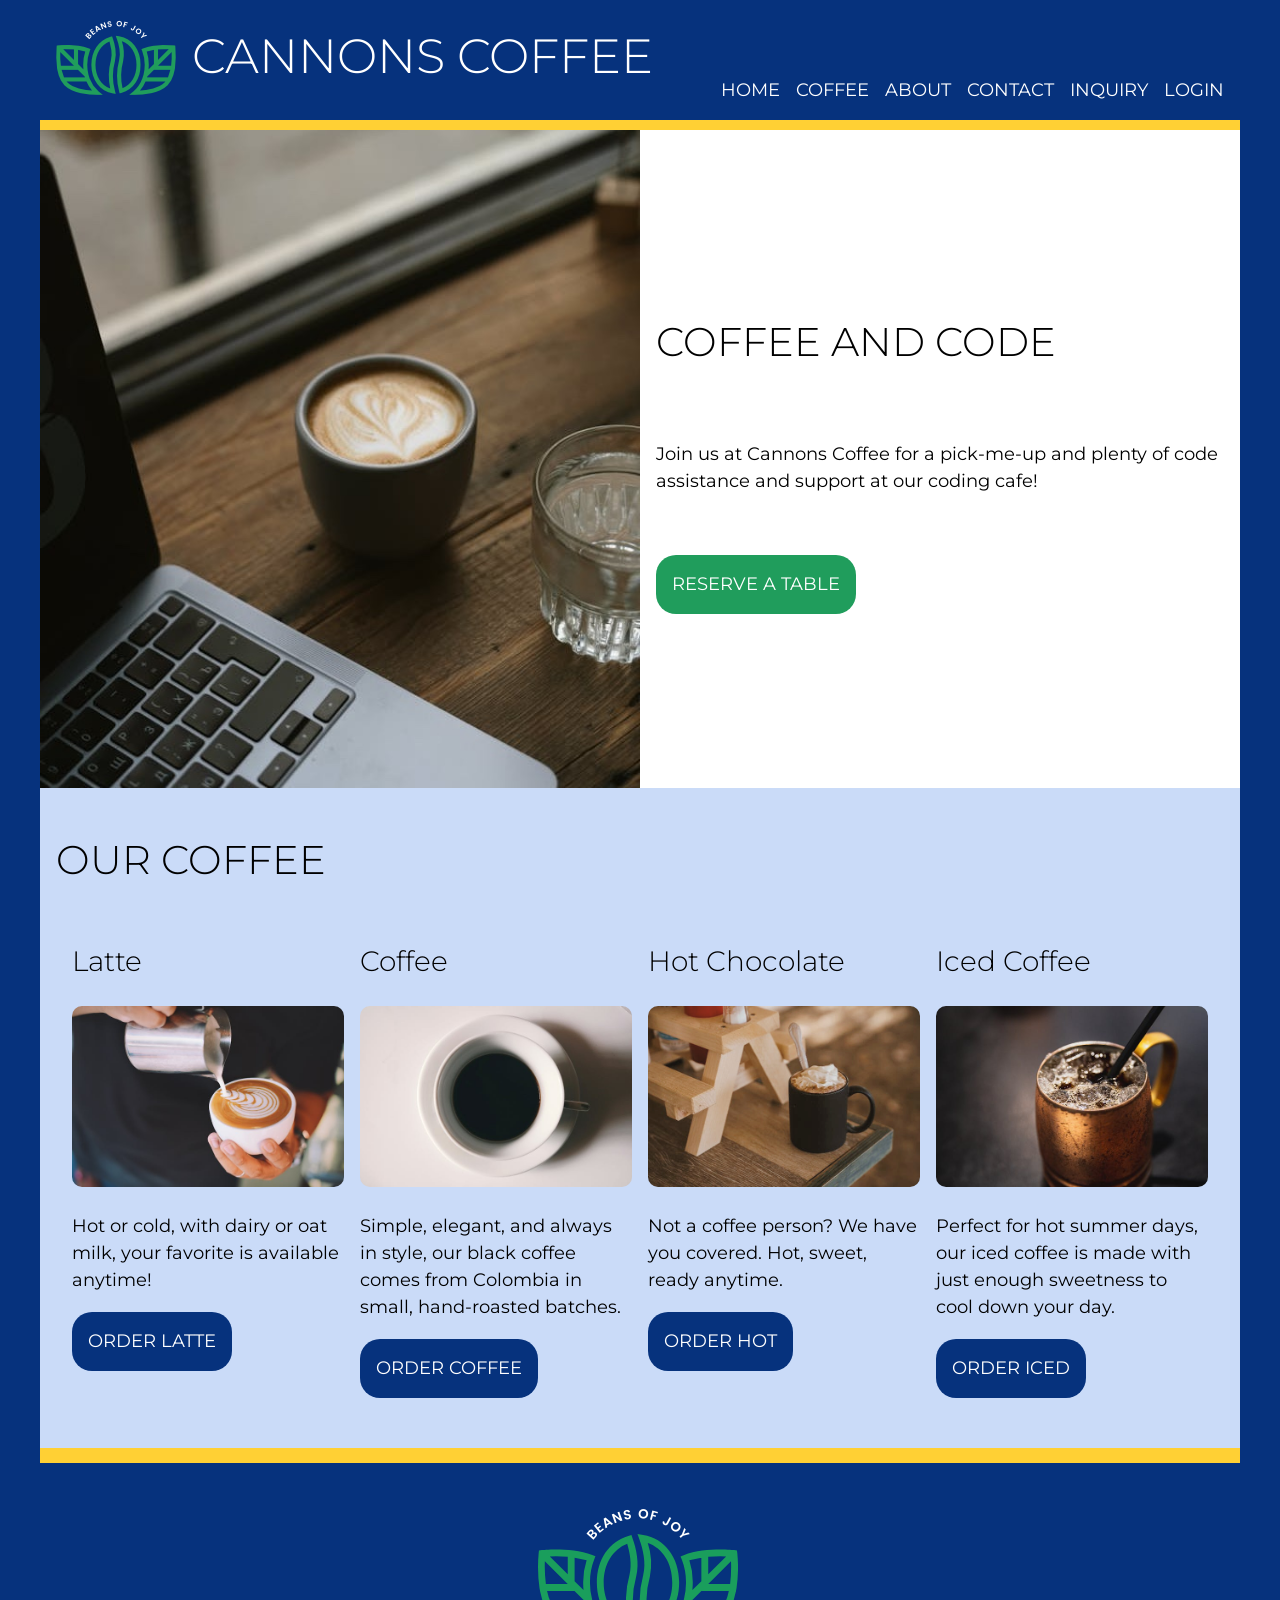
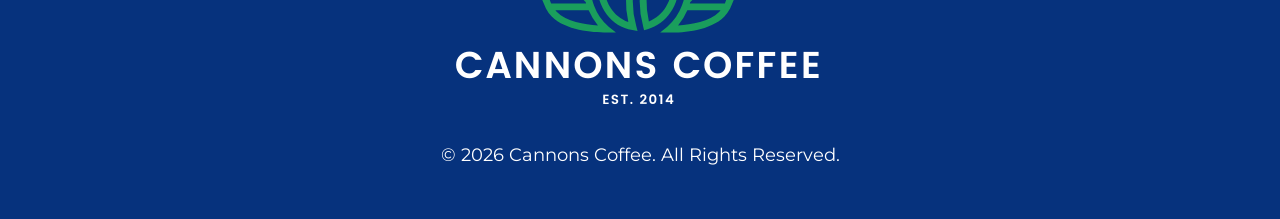
<file: index.html>
<!DOCTYPE html>
<html lang="en">
    
<head>
    <meta charset="UTF-8">
    <meta name="viewport" content="width=device-width, initial-scale=1.0">
    <title>Document</title>
    <link rel="stylesheet" href="css/style.css">
</head>

<body>
    <div class="container">

    <header>
        <div class="logo">
            <img src="images/logo-nav.png" alt="Cannons Coffee Logo, Beans of Joy">
                    
        <h1>CANNONS COFFEE</h1> 
        </div>
        <nav>
            <ul>
                <li><a href="index.html">Home</a></li>
                <li><a href="latte.html">Coffee</a></li>
                <li><a href="https://www.starbucks.com" target="_blank">About</a></li>
                <li><a href="mailto:escarletmaca@gmail.com" target="_blank">Contact</a></li>
                <li><a href="inquiry.html">Inquiry</a></li>
                <li><a href="login.html">Login</a></li>
            </ul>
        </nav>
        
    </header>

    <main>
        <div class="grid1">
            <img src="images/coffee-computer.jpg" alt="Laptop with a cup of coffee and a glass of water"/>
            <div class="gridtext">
        <h2>coffee and code</h2>
        <p>Join us at Cannons Coffee for a pick-me-up and plenty of code assistance and support at our coding cafe! </p>
        <p><a href="https://www.google.com/?zx=1784225385060" target="_blank" class="button">RESERVE A TABLE</a></p>
        </div>
</div>
    <div class="grid2">
        <h2>OUR COFFEE</h2>
        <div class="cards">

        <div class="card1">
            <h3>Latte</h3>
            <img src="images/latte.jpg" alt="coffee-latte"/>
            <p>Hot or cold, with dairy or oat milk, your favorite is available anytime!</p>
            <p><a href="latte.html" target="_blank" class="button2">order latte</a></p>
            </div>

            <div class="card2">
         <h3>Coffee</h3> 
         <img src="images/coffee.jpg" alt="coffe in a cup"/>
         <p>Simple, elegant, and always in style, our black coffee comes from Colombia in small, hand-roasted batches.</p>
         <p><a href="https://www.google.com/?zx=1784225385060" target="_blank" class="button2">order coffee</a></p>
            </div>

            <div class="card3">
         <h3>Hot Chocolate</h3>
         <img src="images/hotchoc.jpg" alt="Hot chocolate in a cup with whipped cream"/>
         <p>Not a coffee person? We have you covered. Hot, sweet, ready anytime.</p> 
         <p><a href="https://www.google.com/?zx=1784225385060" target="_blank" class="button2">order hot</a></p>
         </div>

         <div class="card4">
         <h3>Iced Coffee</h3>
         <img src="images/iced.jpg" alt="Iced Coffee in a mug with straw"/>
         <p>Perfect for hot summer days, our iced coffee is made with just enough sweetness to cool down your day.</p>
        <p><a href="https://www.google.com/?zx=1784225385060" target="_blank" class="button2">order Iced</a></p>
        </div>


        </div>
    </div>

    </main>

    <footer>
        <img src="images/logo-footer.png" alt="Beans of Joy! Est. 2014">
        <p>&copy; 2026 Cannons Coffee. All Rights Reserved.</p>
    </footer>

    </div>

</body>

</html>
</file>
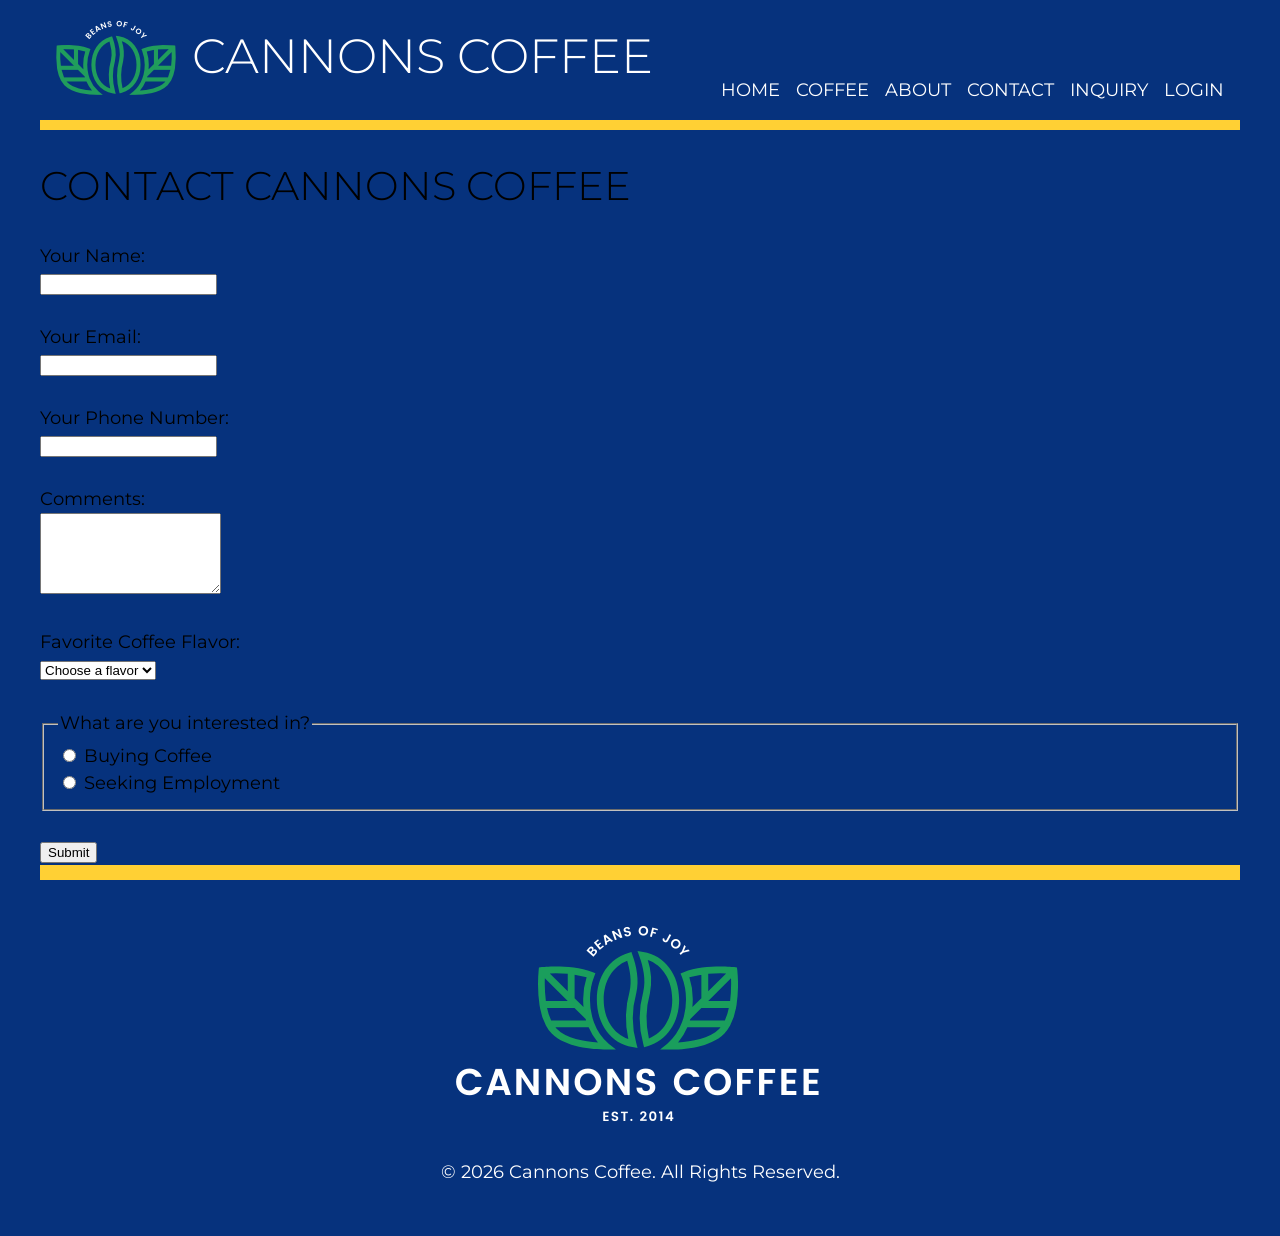
<file: inquiry.html>
<!DOCTYPE html>
<html lang="en">

<head>
    <meta charset="UTF-8">
    <meta name="viewport" content="width=device-width, initial-scale=1.0">
    <title>Document</title>
    <link rel="stylesheet" href="css/style.css">
</head>

<body>
    <div class="container">

        <header>
            <div class="logo">
                <img src="images/logo-nav.png" alt="Cannons coffee logo">
                <h1>Cannons Coffee</h1>
            </div>
            <nav>
                <ul>
                    <li><a href="index.html">Home</a></li>
                    <li><a href="latte.html">Coffee</a></li>
                    <li><a href="https://www.starbucks.com" target="_blank">About</a></li>
                    <li><a href="mailto:escarletmaca@gmail.com" target="_blank">Contact</a></li>
                    <li><a href="inquiry.html">Inquiry</a></li>
                    <li><a href="login.html">Login</a></li>
                </ul>
            </nav>

        </header>
        <main>
            <h2>Contact Cannons Coffee</h2>
            
            <form id="inquiry-form">
            
                <label for="name">Your Name:</label><br>
                <input type="text" id="name" name="name" required><br><br>
            
                <label for="email">Your Email:</label><br>
                <input type="email" id="email" name="email" required><br><br>
            
                <label for="phone">Your Phone Number:</label><br>
                <input type="tel" id="phone" name="phone" required><br><br>
            
                <label for="comments">Comments:</label><br>
                <textarea id="comments" name="comments" rows="5" required></textarea><br><br>
            
                <label for="flavor">Favorite Coffee Flavor:</label><br>
                <select id="flavor" name="flavor" required>
                    <option value="">Choose a flavor</option>
                    <option value="Hazelnut">Hazelnut</option>
                    <option value="Caramel">Caramel</option>
                    <option value="Mocha">Mocha</option>
                </select><br><br>
            
                <fieldset>
                    <legend>What are you interested in?</legend>
            
                    <label>
                        <input type="radio" name="interest" value="buying coffee" required>
                        Buying Coffee
                    </label><br>
            
                    <label>
                        <input type="radio" name="interest" value="seeking employment">
                        Seeking Employment
                    </label>
                </fieldset>
            
                <br>
            
                <button type="submit">Submit</button>
            
            </form>
            
            <div class="message"></div>


        </main>
        <footer>
            <img src="images/logo-footer.png" alt="Beans of Joy! Est. 2014">
            <p>&copy; 2026 Cannons Coffee. All Rights Reserved.</p>
        </footer>


    </div>
<script src="js/custom-inquiry.js"></script>

</body>


</html>
</file>
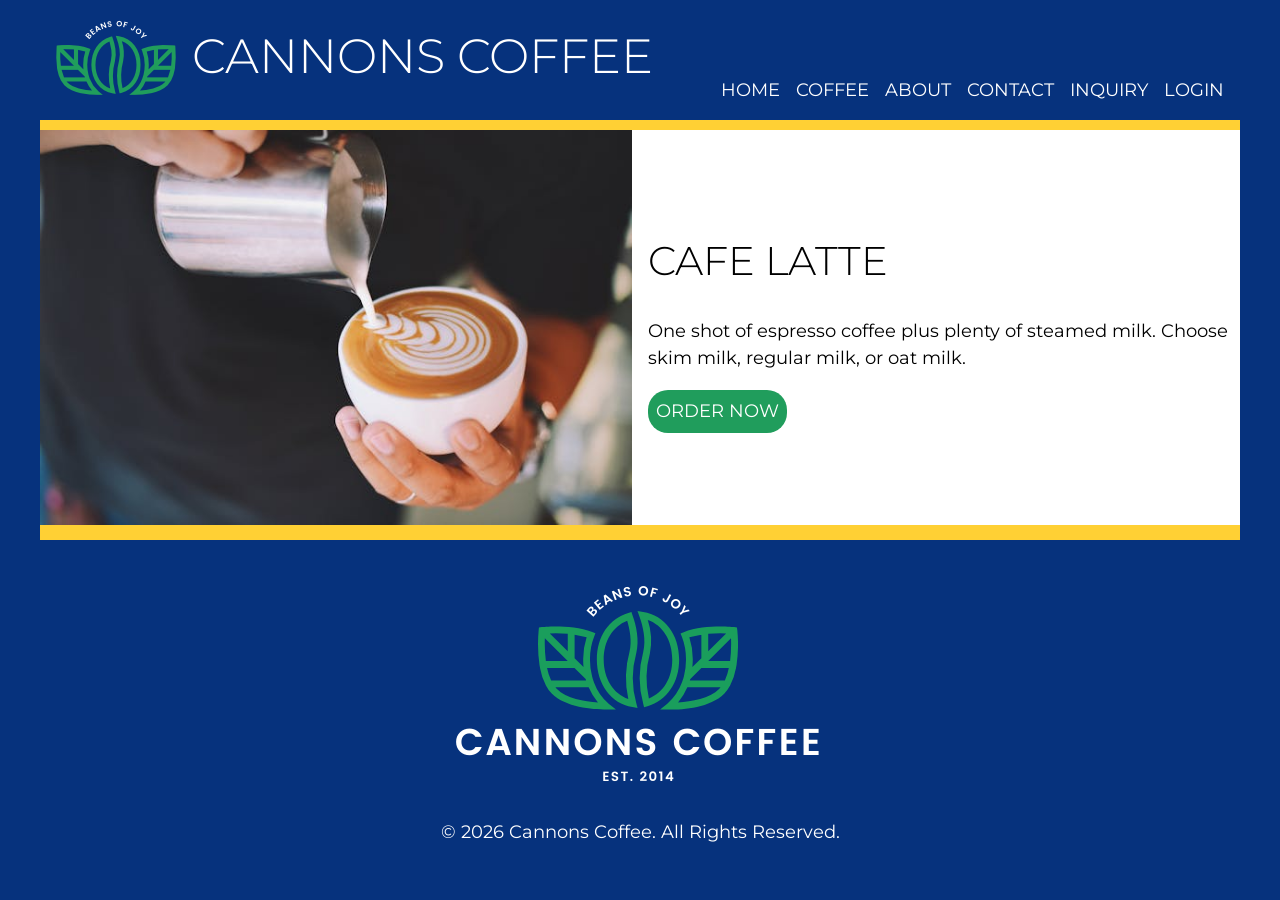
<file: latte.html>
<!DOCTYPE html>
<html lang="en">

<head>
    <meta charset="UTF-8">
    <meta name="viewport" content="width=device-width, initial-scale=1.0">
    <title>Document</title>
    <link rel="stylesheet" href="css/style.css">
</head>

<body>
<div class="container">

    <header>
        <div class="logo">
            <img src="images/logo-nav.png" alt="Cannons coffee logo">
            <h1>Cannons Coffee</h1>
        </div>
        <nav>
            <ul>
                <li><a href="index.html">Home</a></li>
                <li><a href="latte.html">Coffee</a></li>
                <li><a href="https://www.starbucks.com" target="_blank">About</a></li>
                <li><a href="mailto:escarletmaca@gmail.com" target="_blank">Contact</a></li>
                <li><a href="inquiry.html">Inquiry</a></li>
                <li><a href="login.html">Login</a></li>
            </ul>
        </nav>
      
    </header>
    <main>
        <div class="lattegrid">
            <img src="images/latte.jpg" alt="Coffee in a cup">
      <div class="latte-text">
        <h2>CAFE LATTE</h2>
        <p>One shot of espresso coffee plus plenty of steamed milk. Choose skim milk, regular milk, or oat milk.</p>    
        <p><a href="https://www.starbucks.com" target="_blank" class="buttonpage2">ORDER NOW</a></p>
      </div>
        </div>
        

    </main>
    <footer>
        <img src="images/logo-footer.png" alt="Beans of Joy! Est. 2014">
        <p>&copy; 2026 Cannons Coffee. All Rights Reserved.</p>
    </footer>


    </div>


</body>


</html>
</file>
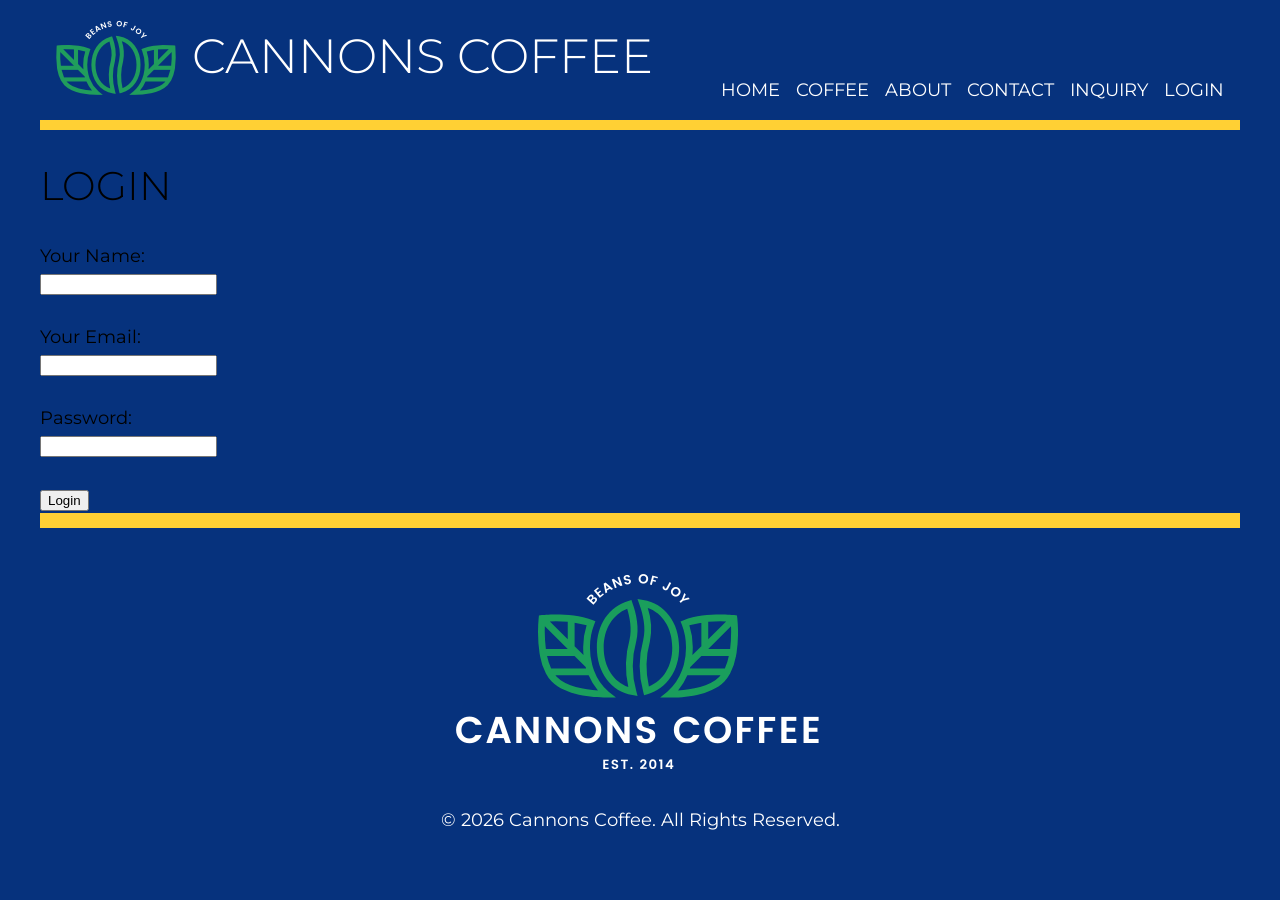
<file: login.html>
<!DOCTYPE html>
<html lang="en">

<head>
    <meta charset="UTF-8">
    <meta name="viewport" content="width=device-width, initial-scale=1.0">
    <title>Document</title>
    <link rel="stylesheet" href="css/style.css">
</head>

<body>
    <div class="container">

        <header>
            <div class="logo">
                <img src="images/logo-nav.png" alt="Cannons coffee logo">
                <h1>Cannons Coffee</h1>
            </div>
            <nav>
                <ul>
                    <li><a href="index.html">Home</a></li>
                    <li><a href="latte.html">Coffee</a></li>
                    <li><a href="https://www.starbucks.com" target="_blank">About</a></li>
                    <li><a href="mailto:escarletmaca@gmail.com" target="_blank">Contact</a></li>
                    <li><a href="inquiry.html">Inquiry</a></li>
                    <li><a href="login.html">Login</a></li>
                </ul>
            </nav>

        </header>
        <main>
<h2>Login</h2>

<form id="login-form">

    <label for="name">Your Name:</label><br>
    <input type="text" id="name" name="name" required><br><br>

    <label for="email">Your Email:</label><br>
    <input type="email" id="email" name="email" required><br><br>

    <label for="password">Password:</label><br>
    <input type="password" id="password" name="password" required><br><br>

    <button type="submit">Login</button>

</form>

<div class="message"></div>


        </main>
        <footer>
            <img src="images/logo-footer.png" alt="Beans of Joy! Est. 2014">
            <p>&copy; 2026 Cannons Coffee. All Rights Reserved.</p>
        </footer>


    </div>

<script src="js/custom-login.js"></script>
</body>


</html>
</file>
<file: css/style.css>
@import url('https://fonts.googleapis.com/css2?family=Montserrat:ital,wght@0,100..900;1,100..900&display=swap');

:root {
  --black: #000000;
  --catalina: #06327d;
  --bluetiful: #2b70e4;
  --vegan: #209d5c;
  --sunglow: #ffd034;
  --white: #ffffff;
  --lightblue: #cadbf8;
  --font: montserrat;
}

/* BASIC FORMATTING */
html {
  box-sizing: border-box;
}

*,
*:before,
*:after {
  box-sizing: inherit;
}

body {
  font-family: var(--font);
  font-size: 1.125rem;
  line-height: 1.5;
  color: black;
  background-color: var(--catalina);
  margin: 0;
  padding: 0;
}

.container {
  max-width: 1200px;
  margin: 0 auto;
  padding: 0rem;
}

h1 {
  font-size: 3rem;
  line-height: 1.1667;
  font-weight: 300;
  text-transform: uppercase;
  margin: 0;
}

h2 {
  font-size: 2.5rem;
  line-height: 1.1667;
  font-weight: 300;
  text-transform: uppercase;

}

h3 {
  font-size: 1.75rem;
  line-height: 1.1667;
  font-weight: 300;
}

.button {
  display: inline-block;
  padding: 1rem;
  border-radius: 20px;
  text-decoration: none;
  background-color: var(--vegan);
  color: var(--white)
}

nav {
  padding-top: 2rem;
}

nav a {
  text-decoration: none;
  text-transform: uppercase;
  color: var(--white);

}

nav ul {
  list-style-type: none;
  padding: 1rem;
  margin: 0;
  display: flex;
  flex-flow: row wrap;
  gap: 1rem;
  margin-top: 1.5rem;
}

header {
  text-align: center;
  border-bottom: 10px solid #ffd034;

  display: flex;
  justify-content: center;
  flex-flow: row wrap;
  align-items: baseline;

}

h1 {
  color: var(--white);
  display: inline;

}

.grid1 {
  display: grid;
  grid-template-columns: 1fr 1fr;
  background-color: var(--white);
  width: 100%;
  align-items: center;
}

img {
  max-width: 100%;

}

.cards img {
  border-radius: 10px;
}

.grid2 {
  background-color: var(--lightblue);
  padding: 1rem;
}

.gridtext{
  display: flex;
  flex-direction: column;
  justify-content: center;
  gap: 1.5rem;
  padding: 1rem;
  align-items: flex-start;
}
.cards{
  display: grid;
  grid-template-columns: 1fr;
  gap: 1rem;
  margin: 1rem;
}
.button2 {
  display: inline-block;
  padding: 1rem;
  border-radius: 20px;
  text-decoration: none;
  background-color: var(--catalina);
  color: var(--white);
  text-transform: uppercase;
}

footer {
  background-color: var(--catalina);
  color: #ffffff;
  text-align: center;
  padding: 2rem 0;
  border-top: 15px solid #ffd034;
}

.logo {
  align-items: center;
  padding: 1rem;
  gap: 0.5;
  
}

.buttonpage2 {
  background-color: var(--vegan);
  display: inline-block;
  padding: 0.5rem;
  border-radius: 20px;
  text-decoration: none;
  color: var(--white)

}

.lattegrid {
  display: grid;
  grid-template-columns: 1fr 1fr;
  background-color: var(--white);
  max-width: 100%;
  gap: 1rem;
  /* padding: 0%; */
  align-items: center;
  justify-content: center;

}

@media (min-width: 650px) {
  header {
    justify-content: center;

  }
.cards {
  grid-template-columns: 1fr 1fr;
  grid-template-rows: 1fr 1fr;
}

  nav ul {
    justify-content: space-between;
  }
.card1 {
  grid-column: 1/2;
}
}


@media (min-width: 1000px) {
  header {
    justify-content: space-between;
  }

  nav ul {
    justify-content: space-between;
  }
.cards {
  grid-template-columns: 1fr 1fr 1fr 1fr;
  grid-template-rows: 1fr;
}
.logo {
  display: flex;
  align-items: center;  
  justify-content: flex-start;
  gap: 1rem;
  
}
.logo img {
  display: block;
}
}
</file>
